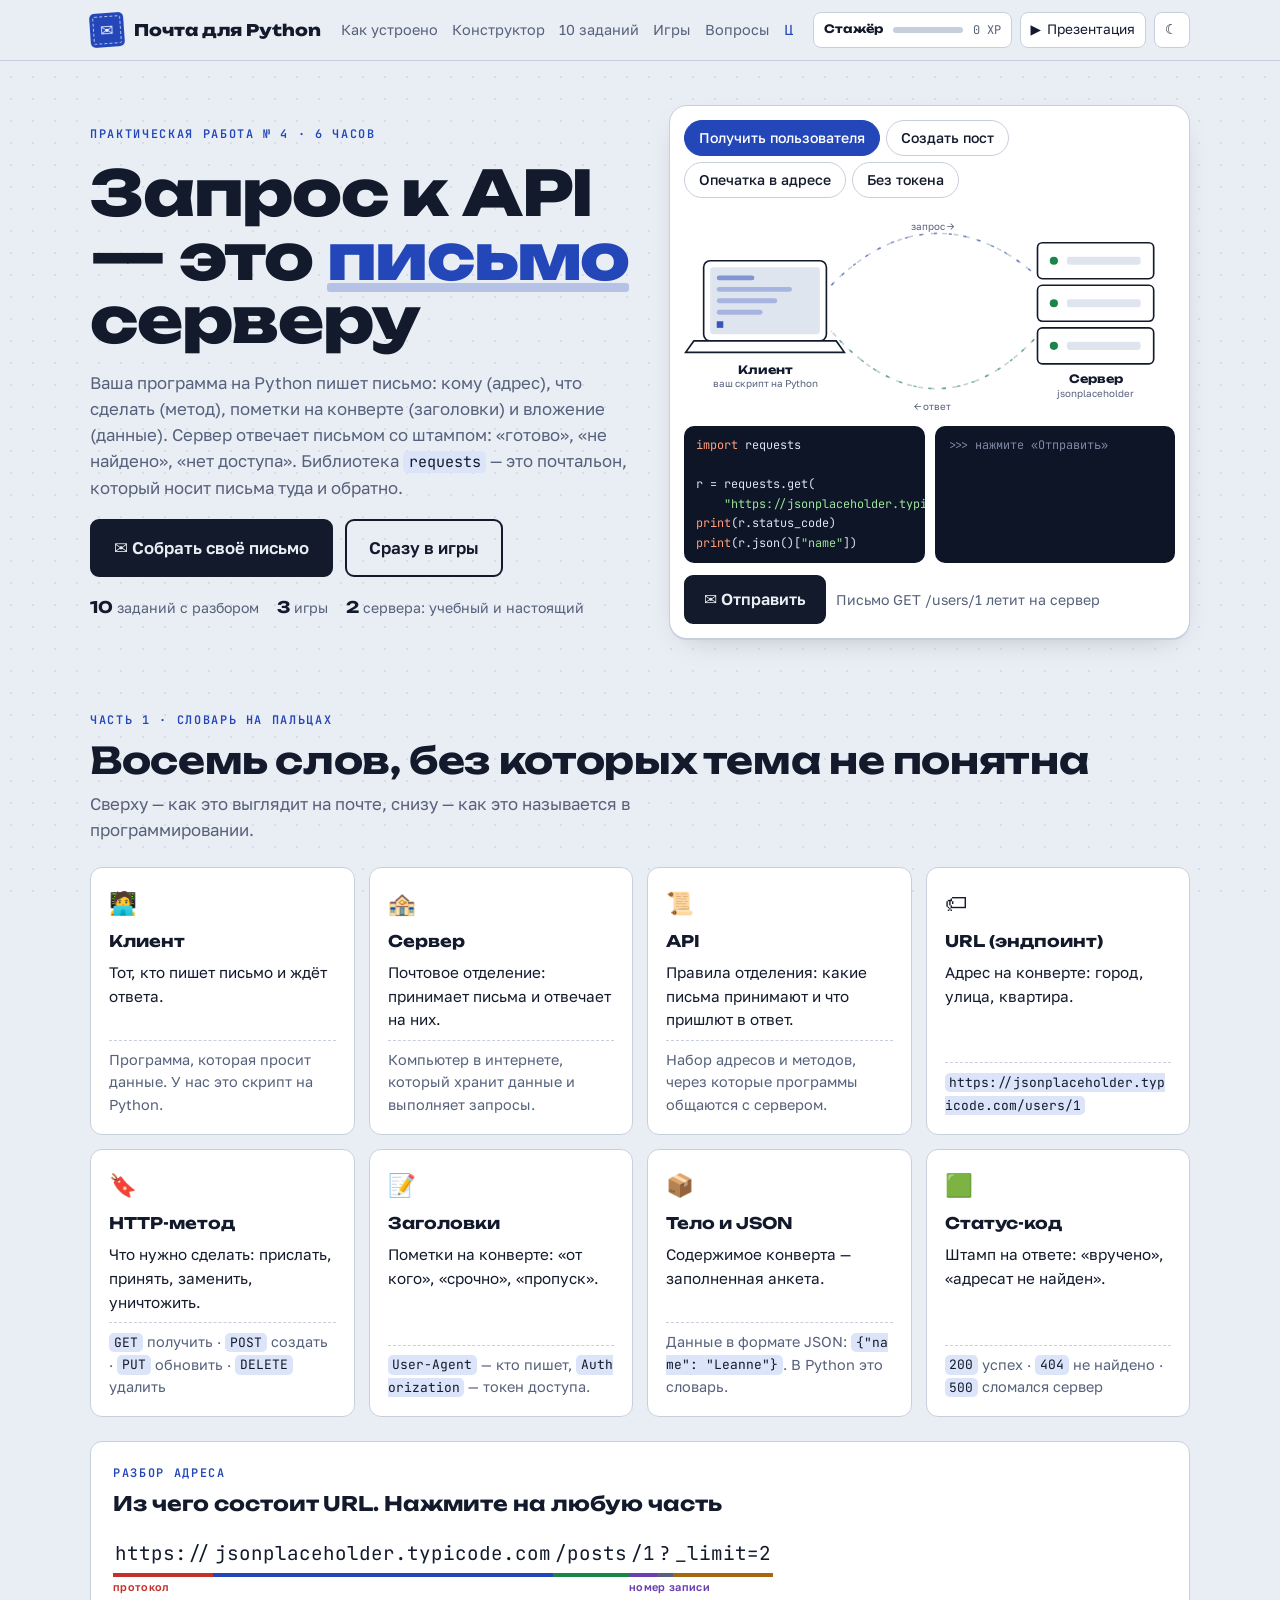
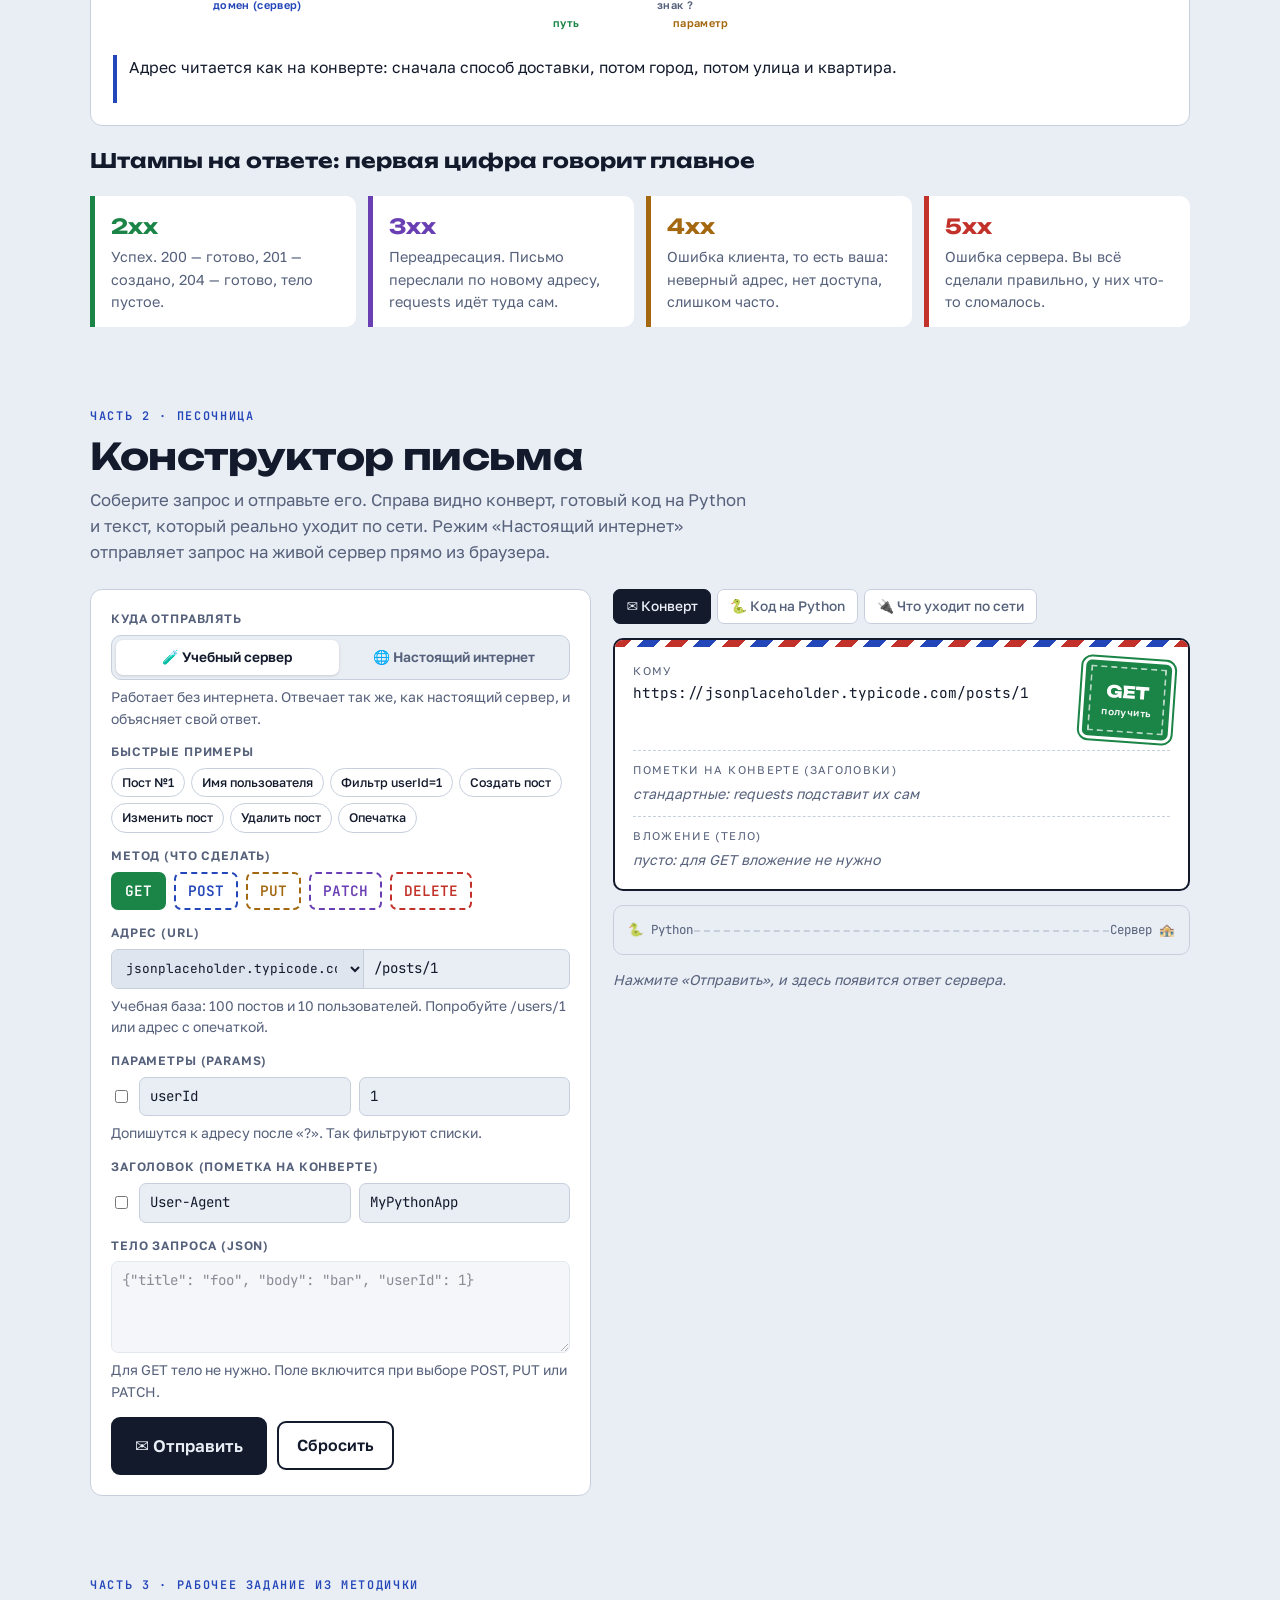
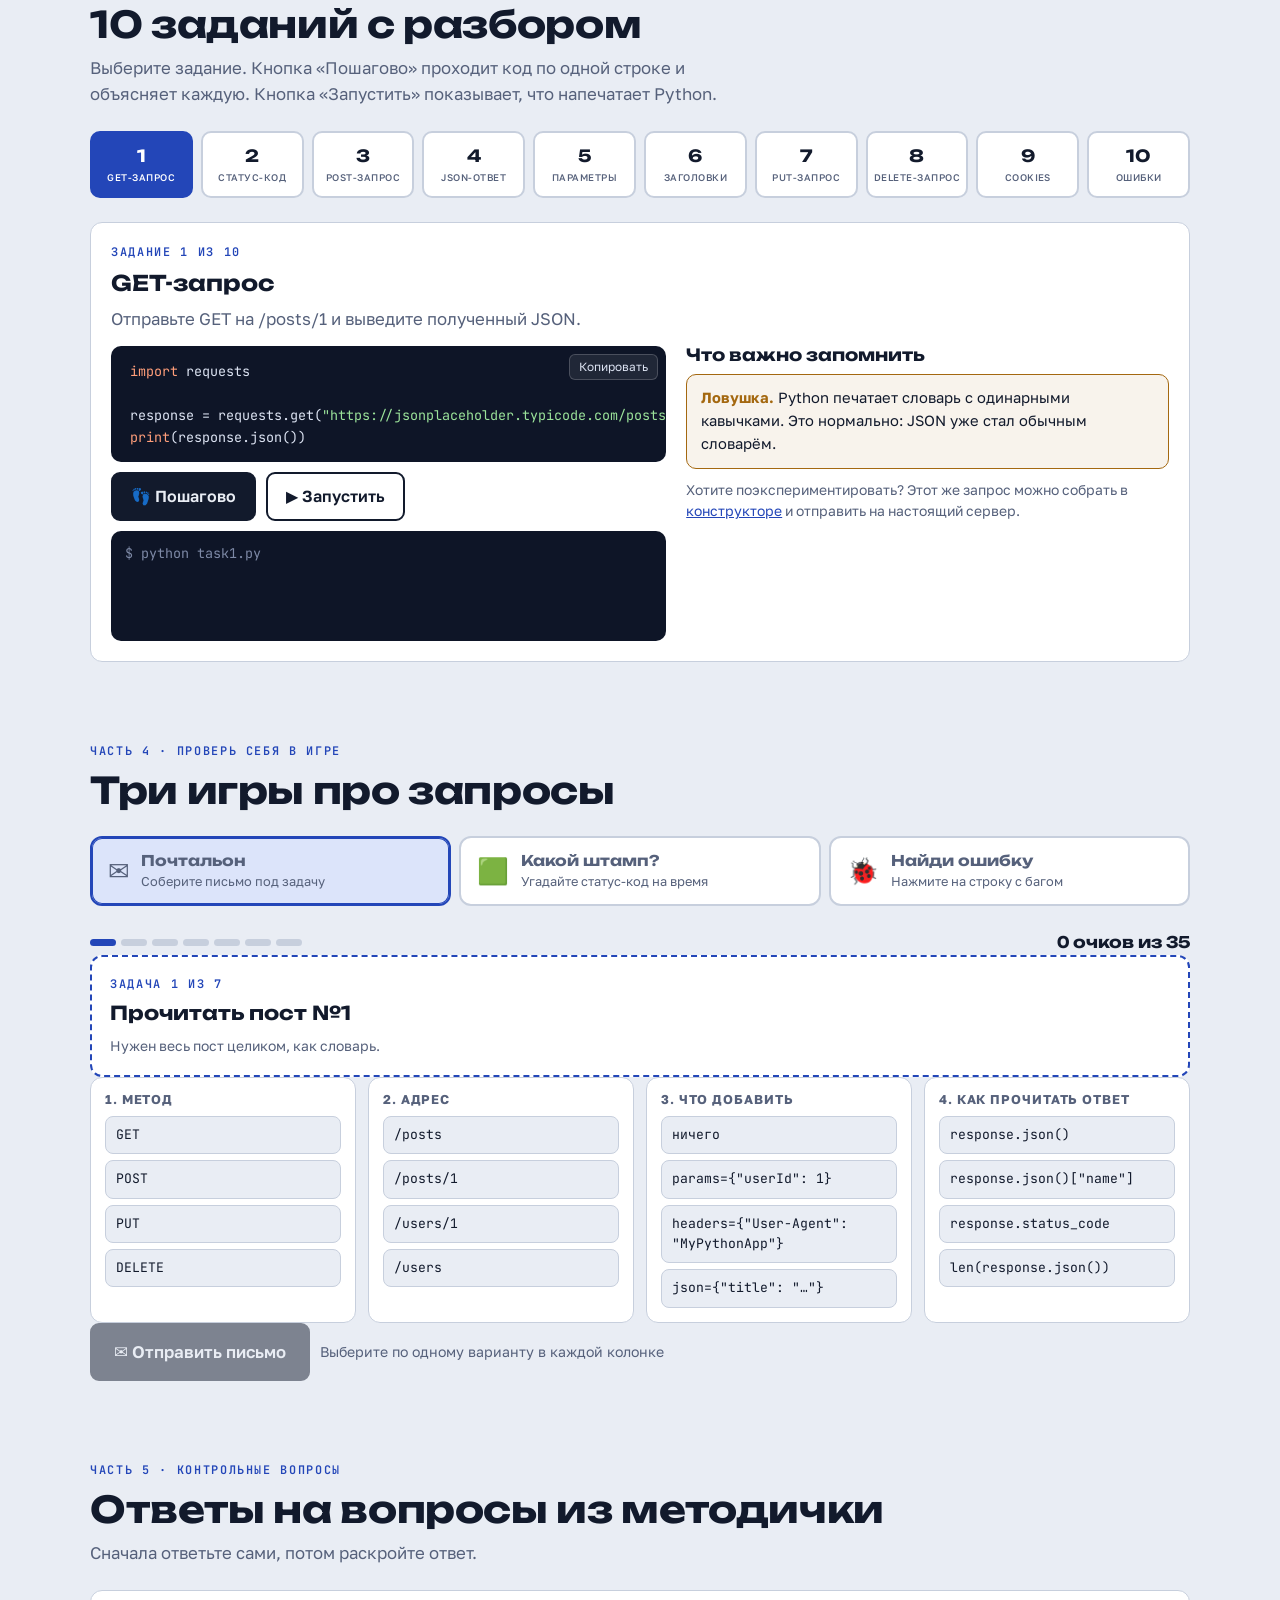
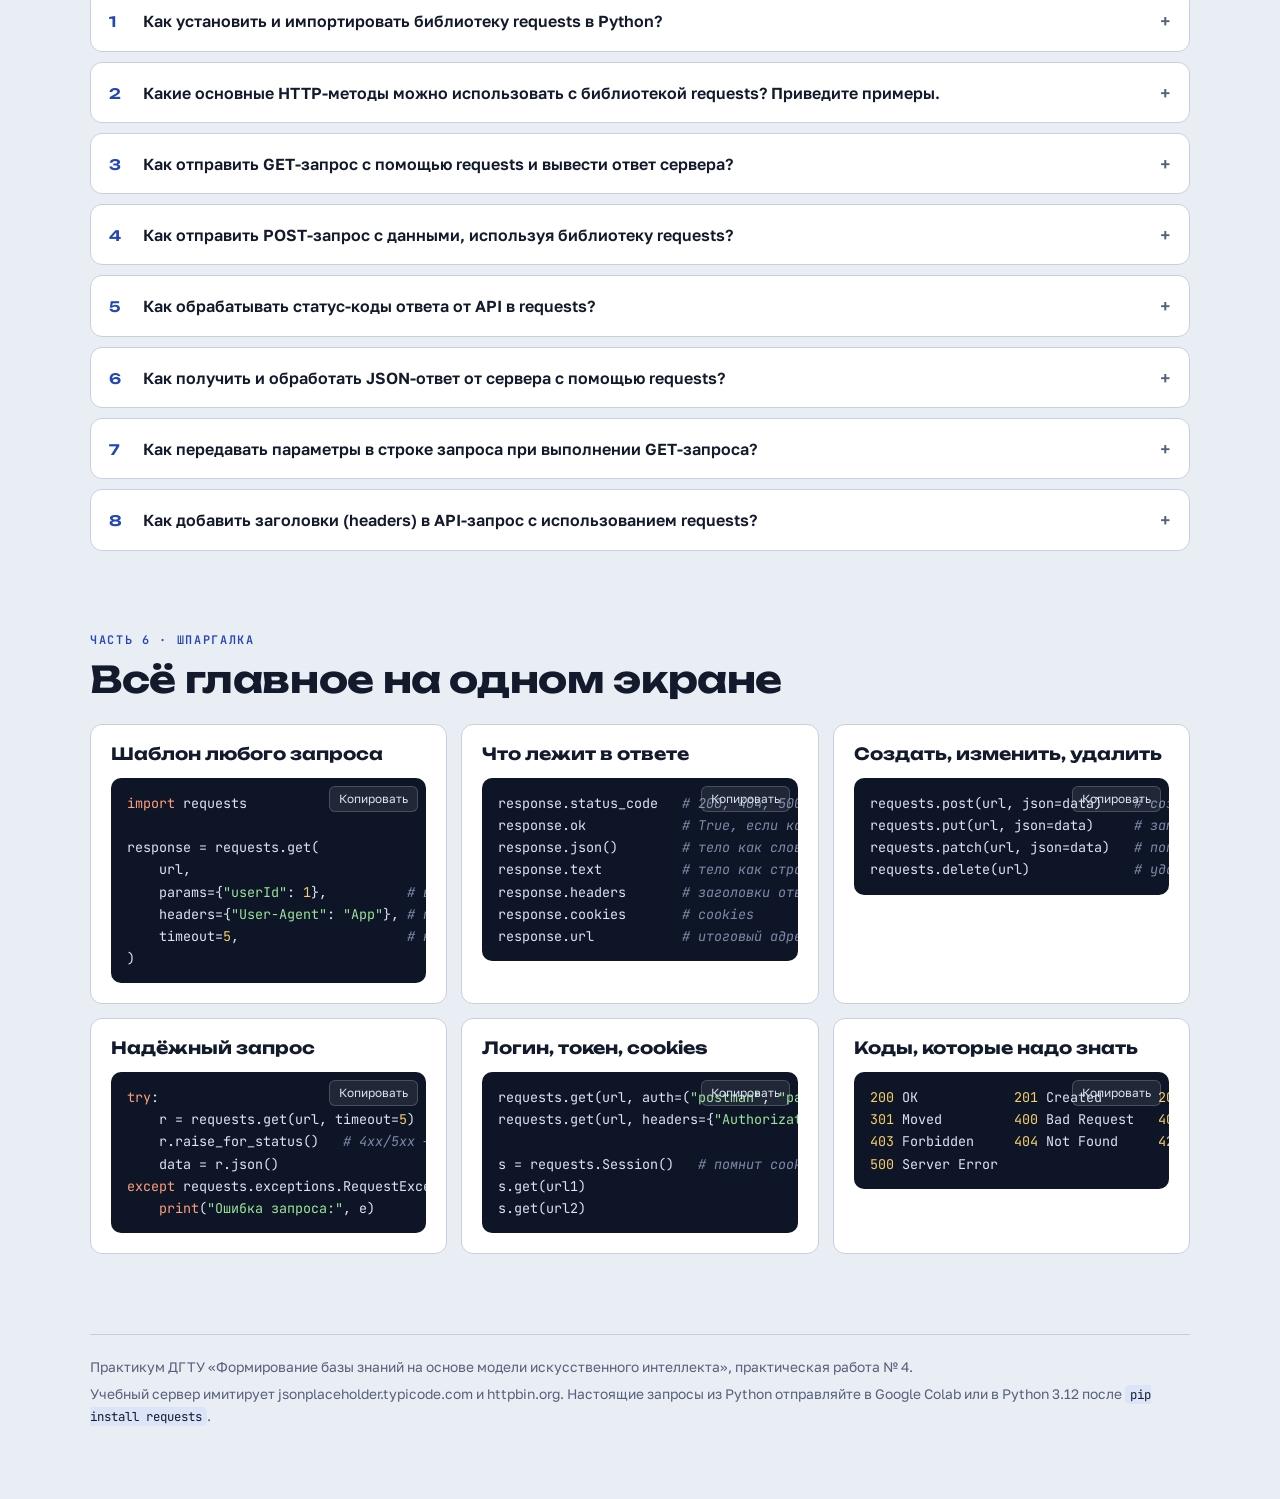
<file: index.html>
<!DOCTYPE html>
<html lang="ru">
<head>
<meta charset="utf-8">
<meta name="viewport" content="width=device-width, initial-scale=1, viewport-fit=cover">
<title>Почта для Python</title>
<meta name="description" content="Интерактивный тренажёр: API-запросы из Python и библиотека requests. Практическая работа № 4.">
<link rel="icon" href="data:image/svg+xml,%3Csvg xmlns='http://www.w3.org/2000/svg' viewBox='0 0 32 32'%3E%3Crect width='32' height='32' rx='6' fill='%232346B8'/%3E%3Cpath d='M6 10h20v13H6z' fill='none' stroke='white' stroke-width='2'/%3E%3Cpath d='M6 10l10 8 10-8' fill='none' stroke='white' stroke-width='2'/%3E%3C/svg%3E">
<link rel="preconnect" href="https://fonts.googleapis.com">
<link rel="preconnect" href="https://fonts.gstatic.com" crossorigin>
<link rel="stylesheet" href="https://fonts.googleapis.com/css2?family=Unbounded:wght@500;700;800&family=Golos+Text:wght@400;500;600;700&family=JetBrains+Mono:wght@400;600;700&display=swap">
<link rel="stylesheet" href="css/style.css">
<script>try{var t=localStorage.getItem("pp-theme");if(t)document.documentElement.setAttribute("data-theme",JSON.parse(t));}catch(e){}</script>
</head>
<body>

<header class="top">
  <div class="top-in">
    <a class="brand" href="#top"><span class="brand-stamp" aria-hidden="true">✉</span>Почта для Python</a>
    <nav aria-label="Разделы">
      <a href="#how">Как устроено</a>
      <a href="#builder">Конструктор</a>
      <a href="#tasks">10 заданий</a>
      <a href="#games">Игры</a>
      <a href="#faq">Вопросы</a>
      <a href="#cheat">Шпаргалка</a>
    </nav>
    <div class="top-tools">
      <div class="hud" id="hud">
        <button class="hud-btn" type="button" aria-expanded="false" aria-haspopup="true" title="Ваш прогресс">
          <span class="hud-lvl">Стажёр</span><span class="hud-bar"><i></i></span><span class="hud-xp">0 XP</span>
        </button>
        <div class="hud-pop" hidden>
          <h3>Ваш прогресс</h3>
          <p class="note hud-next"></p>
          <div class="badges"></div>
          <div class="badge-list"></div>
          <button class="btn ghost hud-reset" type="button" style="font-size:.8rem;padding:6px 12px">Сбросить прогресс</button>
        </div>
      </div>
      <a class="iconbtn" href="slides.html" title="Режим презентации для урока">▶<span class="pres-lbl"> Презентация</span></a>
      <button class="iconbtn" id="themeBtn" type="button" aria-label="Сменить тему">☾</button>
    </div>
  </div>
</header>

<main class="wrap" id="top">

  <!-- ===================== HERO ===================== -->
  <section class="hero" aria-labelledby="h1">
    <div class="hero-grid">
      <div class="hero-copy">
        <span class="eyebrow">Практическая работа № 4 · 6 часов</span>
        <h1 id="h1">Запрос к API — это <span class="hl">письмо</span> серверу</h1>
        <p class="lead">Ваша программа на Python пишет письмо: кому (адрес), что сделать (метод), пометки на конверте (заголовки) и вложение (данные). Сервер отвечает письмом со штампом: «готово», «не найдено», «нет доступа». Библиотека <code>requests</code> — это почтальон, который носит письма туда и обратно.</p>
        <div class="hero-cta">
          <a class="btn big" href="#builder">✉ Собрать своё письмо</a>
          <a class="btn ghost big" href="#games">Сразу в игры</a>
        </div>
        <div class="facts"><span><b>10</b>заданий с разбором</span><span><b>3</b>игры</span><span><b>2</b>сервера: учебный и настоящий</span></div>
      </div>

      <div class="scene" aria-label="Анимация: как запрос идёт на сервер и обратно">
        <div class="presets" role="group" aria-label="Выберите письмо">
          <button class="chip" type="button" data-p="0" aria-pressed="true">Получить пользователя</button>
          <button class="chip" type="button" data-p="1" aria-pressed="false">Создать пост</button>
          <button class="chip" type="button" data-p="2" aria-pressed="false">Опечатка в адресе</button>
          <button class="chip" type="button" data-p="3" aria-pressed="false">Без токена</button>
        </div>
        <svg viewBox="0 0 600 250" role="img" aria-labelledby="sceneTitle">
          <title id="sceneTitle">Клиент на Python отправляет запрос на сервер и получает ответ</title>
          <!-- дуги -->
          <path id="pathGo" class="svg-line" d="M180 92 C 260 10, 350 10, 428 78"/>
          <path class="svg-flow" d="M180 92 C 260 10, 350 10, 428 78"/>
          <path id="pathBack" class="svg-line" d="M428 158 C 350 240, 260 240, 180 148"/>
          <path class="svg-flow back" d="M428 158 C 350 240, 260 240, 180 148"/>
          <text class="svg-mut" x="304" y="24" text-anchor="middle">запрос →</text>
          <text class="svg-mut" x="304" y="244" text-anchor="middle">← ответ</text>
          <!-- ноутбук -->
          <rect class="svg-fill" x="24" y="62" width="150" height="98" rx="8"/>
          <rect class="svg-soft" x="32" y="70" width="134" height="82" rx="4"/>
          <rect class="svg-codeline" x="40" y="80" width="46" height="6" rx="3"/>
          <rect class="svg-codeline" x="40" y="94" width="92" height="6" rx="3" style="opacity:.3"/>
          <rect class="svg-codeline" x="40" y="108" width="74" height="6" rx="3" style="opacity:.3"/>
          <rect class="svg-codeline" x="40" y="122" width="56" height="6" rx="3" style="opacity:.3"/>
          <rect id="cliCursor" class="svg-codeline" x="40" y="136" width="8" height="8" style="opacity:.9"/>
          <path class="svg-fill" d="M12 160 H186 L196 174 H2 Z"/>
          <text class="svg-lbl" x="99" y="200" text-anchor="middle">Клиент</text>
          <text class="svg-mut" x="99" y="216" text-anchor="middle">ваш скрипт на Python</text>
          <!-- сервер -->
          <g>
            <rect class="svg-fill" x="432" y="40" width="142" height="44" rx="6"/>
            <rect class="svg-fill" x="432" y="92" width="142" height="44" rx="6"/>
            <rect class="svg-fill" x="432" y="144" width="142" height="44" rx="6"/>
            <circle id="led1" class="svg-led on" cx="452" cy="62" r="5"/>
            <circle id="led2" class="svg-led on" cx="452" cy="114" r="5"/>
            <circle id="led3" class="svg-led on" cx="452" cy="166" r="5"/>
            <rect class="svg-soft" x="468" y="57" width="90" height="10" rx="3"/>
            <rect class="svg-soft" x="468" y="109" width="90" height="10" rx="3"/>
            <rect class="svg-soft" x="468" y="161" width="90" height="10" rx="3"/>
          </g>
          <text class="svg-lbl" x="503" y="212" text-anchor="middle">Сервер</text>
          <text id="srvName" class="svg-mut" x="503" y="228" text-anchor="middle">jsonplaceholder</text>
          <!-- конверт -->
          <g id="svgEnv" transform="translate(180 92)" style="opacity:0">
            <rect class="svg-fill" x="-24" y="-16" width="48" height="32" rx="3"/>
            <polyline class="svg-ink" points="-24,-16 0,3 24,-16"/>
            <rect id="svgTag" x="-24" y="-38" width="48" height="18" rx="4" fill="var(--ok)"/>
            <text id="svgTagTxt" x="0" y="-25" text-anchor="middle" style="fill:#fff;font-family:var(--mono);font-size:11px;font-weight:700">GET</text>
          </g>
        </svg>
        <div class="scene-io">
          <pre class="code" id="heroCode"></pre>
          <div class="term-out" id="heroOut"><span class="prompt">&gt;&gt;&gt; нажмите «Отправить»</span></div>
        </div>
        <div class="row">
          <button class="btn" id="heroBtn" type="button">✉ Отправить</button>
          <span class="hint" id="heroHint">Сервер найдёт пользователя №1 и пришлёт его имя.</span>
        </div>
      </div>
    </div>
  </section>

  <!-- ===================== HOW ===================== -->
  <section id="how" aria-labelledby="how-h">
    <div class="sec-head">
      <span class="eyebrow">Часть 1 · Словарь на пальцах</span>
      <h2 id="how-h">Восемь слов, без которых тема не понятна</h2>
      <p class="lead">Сверху — как это выглядит на почте, снизу — как это называется в программировании.</p>
    </div>
    <div class="gloss">
      <div class="term"><div class="term-in"><span class="ico">🧑‍💻</span><b>Клиент</b><span class="life">Тот, кто пишет письмо и ждёт ответа.</span><span class="tech">Программа, которая просит данные. У нас это скрипт на Python.</span></div></div>
      <div class="term"><div class="term-in"><span class="ico">🏤</span><b>Сервер</b><span class="life">Почтовое отделение: принимает письма и отвечает на них.</span><span class="tech">Компьютер в интернете, который хранит данные и выполняет запросы.</span></div></div>
      <div class="term"><div class="term-in"><span class="ico">📜</span><b>API</b><span class="life">Правила отделения: какие письма принимают и что пришлют в ответ.</span><span class="tech">Набор адресов и методов, через которые программы общаются с сервером.</span></div></div>
      <div class="term"><div class="term-in"><span class="ico">🏷</span><b>URL (эндпоинт)</b><span class="life">Адрес на конверте: город, улица, квартира.</span><span class="tech"><code>https://jsonplaceholder.typicode.com/users/1</code></span></div></div>
      <div class="term"><div class="term-in"><span class="ico">🔖</span><b>HTTP-метод</b><span class="life">Что нужно сделать: прислать, принять, заменить, уничтожить.</span><span class="tech"><code>GET</code> получить · <code>POST</code> создать · <code>PUT</code> обновить · <code>DELETE</code> удалить</span></div></div>
      <div class="term"><div class="term-in"><span class="ico">📝</span><b>Заголовки</b><span class="life">Пометки на конверте: «от кого», «срочно», «пропуск».</span><span class="tech"><code>User-Agent</code> — кто пишет, <code>Authorization</code> — токен доступа.</span></div></div>
      <div class="term"><div class="term-in"><span class="ico">📦</span><b>Тело и JSON</b><span class="life">Содержимое конверта — заполненная анкета.</span><span class="tech">Данные в формате JSON: <code>{"name": "Leanne"}</code>. В Python это словарь.</span></div></div>
      <div class="term"><div class="term-in"><span class="ico">🟩</span><b>Статус-код</b><span class="life">Штамп на ответе: «вручено», «адресат не найден».</span><span class="tech"><code>200</code> успех · <code>404</code> не найдено · <code>500</code> сломался сервер</span></div></div>
    </div>

    <div class="anatomy">
      <div class="sec-head"><span class="eyebrow">Разбор адреса</span><h3 style="font-size:1.25rem">Из чего состоит URL. Нажмите на любую часть</h3></div>
      <div class="url-parts" id="urlParts"></div>
      <div class="up-expl" id="upExpl">Адрес читается как на конверте: сначала способ доставки, потом город, потом улица и квартира.</div>
    </div>

    <div class="sec-head"><h3 style="font-size:1.25rem">Штампы на ответе: первая цифра говорит главное</h3></div>
    <div class="legend">
      <div class="lg" style="--c:var(--ok)"><b>2xx</b><p>Успех. 200 — готово, 201 — создано, 204 — готово, тело пустое.</p></div>
      <div class="lg" style="--c:var(--info)"><b>3xx</b><p>Переадресация. Письмо переслали по новому адресу, requests идёт туда сам.</p></div>
      <div class="lg" style="--c:var(--warn)"><b>4xx</b><p>Ошибка клиента, то есть ваша: неверный адрес, нет доступа, слишком часто.</p></div>
      <div class="lg" style="--c:var(--stamp)"><b>5xx</b><p>Ошибка сервера. Вы всё сделали правильно, у них что-то сломалось.</p></div>
    </div>
  </section>

  <!-- ===================== BUILDER ===================== -->
  <section id="builder" aria-labelledby="b-h">
    <div class="sec-head">
      <span class="eyebrow">Часть 2 · Песочница</span>
      <h2 id="b-h">Конструктор письма</h2>
      <p class="lead">Соберите запрос и отправьте его. Справа видно конверт, готовый код на Python и текст, который реально уходит по сети. Режим «Настоящий интернет» отправляет запрос на живой сервер прямо из браузера.</p>
    </div>
    <div class="builder">
      <div class="panel">
        <div class="field">
          <span class="lbl">Куда отправлять</span>
          <div class="switch" role="group" aria-label="Режим сервера">
            <button type="button" id="modeSim" aria-pressed="true">🧪 Учебный сервер</button>
            <button type="button" id="modeLive" aria-pressed="false">🌐 Настоящий интернет</button>
          </div>
          <span class="note" id="modeNote">Работает без интернета. Отвечает так же, как настоящий сервер, и объясняет свой ответ.</span>
        </div>
        <div class="field">
          <span class="lbl">Быстрые примеры</span>
          <div class="presets-b" id="bPresets"></div>
        </div>
        <div class="field">
          <span class="lbl" id="m-lbl">Метод (что сделать)</span>
          <div class="methods" role="group" aria-labelledby="m-lbl" id="methods"></div>
        </div>
        <div class="field">
          <label for="path">Адрес (URL)</label>
          <div class="urlbox">
            <select id="host" aria-label="Сервер"><option value="jp">jsonplaceholder.typicode.com</option><option value="hb">httpbin.org</option></select>
            <input type="text" id="path" value="/posts/1" list="paths" aria-label="Путь" spellcheck="false">
          </div>
          <datalist id="paths"></datalist>
          <span class="note" id="hostNote"></span>
        </div>
        <div class="field">
          <span class="lbl">Параметры (params)</span>
          <div class="kv">
            <input type="checkbox" id="pOn" aria-label="Включить параметр">
            <input type="text" id="pKey" value="userId" aria-label="Имя параметра">
            <input type="text" id="pVal" value="1" aria-label="Значение параметра">
          </div>
          <span class="note">Допишутся к адресу после «?». Так фильтруют списки.</span>
        </div>
        <div class="field">
          <span class="lbl">Заголовок (пометка на конверте)</span>
          <div class="kv">
            <input type="checkbox" id="hOn" aria-label="Включить заголовок">
            <input type="text" id="hKey" value="User-Agent" aria-label="Имя заголовка">
            <input type="text" id="hVal" value="MyPythonApp" aria-label="Значение заголовка">
          </div>
        </div>
        <div class="field">
          <label for="body">Тело запроса (JSON)</label>
          <textarea id="body" spellcheck="false">{"title": "foo", "body": "bar", "userId": 1}</textarea>
          <span class="note" id="bodyNote"></span>
        </div>
        <div class="row">
          <button class="btn big" type="button" id="sendBtn">✉ Отправить</button>
          <button class="btn ghost" type="button" id="resetBtn">Сбросить</button>
        </div>
      </div>

      <div class="views">
        <div class="tabs" role="tablist" aria-label="Вид запроса">
          <button class="tab" role="tab" aria-selected="true" data-view="env" type="button">✉ Конверт</button>
          <button class="tab" role="tab" aria-selected="false" data-view="py" type="button">🐍 Код на Python</button>
          <button class="tab" role="tab" aria-selected="false" data-view="raw" type="button">🔌 Что уходит по сети</button>
        </div>
        <div id="view-env"></div>
        <div id="view-py" hidden><div class="code-wrap"><pre class="code" id="pyCode"></pre><button class="copy" type="button" data-copy="pyCode">Копировать</button></div></div>
        <div id="view-raw" hidden><pre class="code" id="rawCode"></pre><p class="note" style="margin-top:8px">Это настоящий формат HTTP: первая строка — метод и адрес, дальше заголовки, после пустой строки тело. requests собирает этот текст за вас.</p></div>
        <div class="flight" id="flight" aria-hidden="true"><span>🐍 Python</span><span class="dot" id="flightDot">✉</span><span>Сервер 🏤</span></div>
        <div id="respBox"><p class="empty">Нажмите «Отправить», и здесь появится ответ сервера.</p></div>
      </div>
    </div>
  </section>

  <!-- ===================== TASKS ===================== -->
  <section id="tasks" aria-labelledby="t-h">
    <div class="sec-head">
      <span class="eyebrow">Часть 3 · Рабочее задание из методички</span>
      <h2 id="t-h">10 заданий с разбором</h2>
      <p class="lead">Выберите задание. Кнопка «Пошагово» проходит код по одной строке и объясняет каждую. Кнопка «Запустить» показывает, что напечатает Python.</p>
    </div>
    <div class="tasklist" role="tablist" aria-label="Задания" id="taskList"></div>
    <div class="panel" id="taskPanel"></div>
  </section>

  <!-- ===================== GAMES ===================== -->
  <section id="games" aria-labelledby="g-h">
    <div class="sec-head">
      <span class="eyebrow">Часть 4 · Проверь себя в игре</span>
      <h2 id="g-h">Три игры про запросы</h2>
    </div>
    <div class="game-tabs" role="tablist" aria-label="Игры">
      <button class="game-tab" role="tab" type="button" data-g="letter" aria-selected="true"><span class="gi">✉</span><span><b>Почтальон</b><span>Соберите письмо под задачу</span></span></button>
      <button class="game-tab" role="tab" type="button" data-g="codes" aria-selected="false"><span class="gi">🟩</span><span><b>Какой штамп?</b><span>Угадайте статус-код на время</span></span></button>
      <button class="game-tab" role="tab" type="button" data-g="bugs" aria-selected="false"><span class="gi">🐞</span><span><b>Найди ошибку</b><span>Нажмите на строку с багом</span></span></button>
    </div>
    <div id="game-letter"></div>
    <div id="game-codes" hidden></div>
    <div id="game-bugs" hidden></div>
  </section>

  <!-- ===================== FAQ ===================== -->
  <section id="faq" aria-labelledby="f-h">
    <div class="sec-head">
      <span class="eyebrow">Часть 5 · Контрольные вопросы</span>
      <h2 id="f-h">Ответы на вопросы из методички</h2>
      <p class="lead">Сначала ответьте сами, потом раскройте ответ.</p>
    </div>
    <div class="faq" id="faqList"></div>
  </section>

  <!-- ===================== CHEAT ===================== -->
  <section id="cheat" aria-labelledby="ch-h">
    <div class="sec-head">
      <span class="eyebrow">Часть 6 · Шпаргалка</span>
      <h2 id="ch-h">Всё главное на одном экране</h2>
    </div>
    <div class="cheat" id="cheatList"></div>
  </section>

  <footer class="footer">
    <span>Практикум ДГТУ «Формирование базы знаний на основе модели искусственного интеллекта», практическая работа № 4.</span>
    <span>Учебный сервер имитирует jsonplaceholder.typicode.com и httpbin.org. Настоящие запросы из Python отправляйте в Google Colab или в Python 3.12 после <code>pip install requests</code>.</span>
  </footer>
</main>

<script src="js/core.js"></script>
<script src="js/app.js"></script>
<script src="js/games.js"></script>
</body>
</html>
</file>
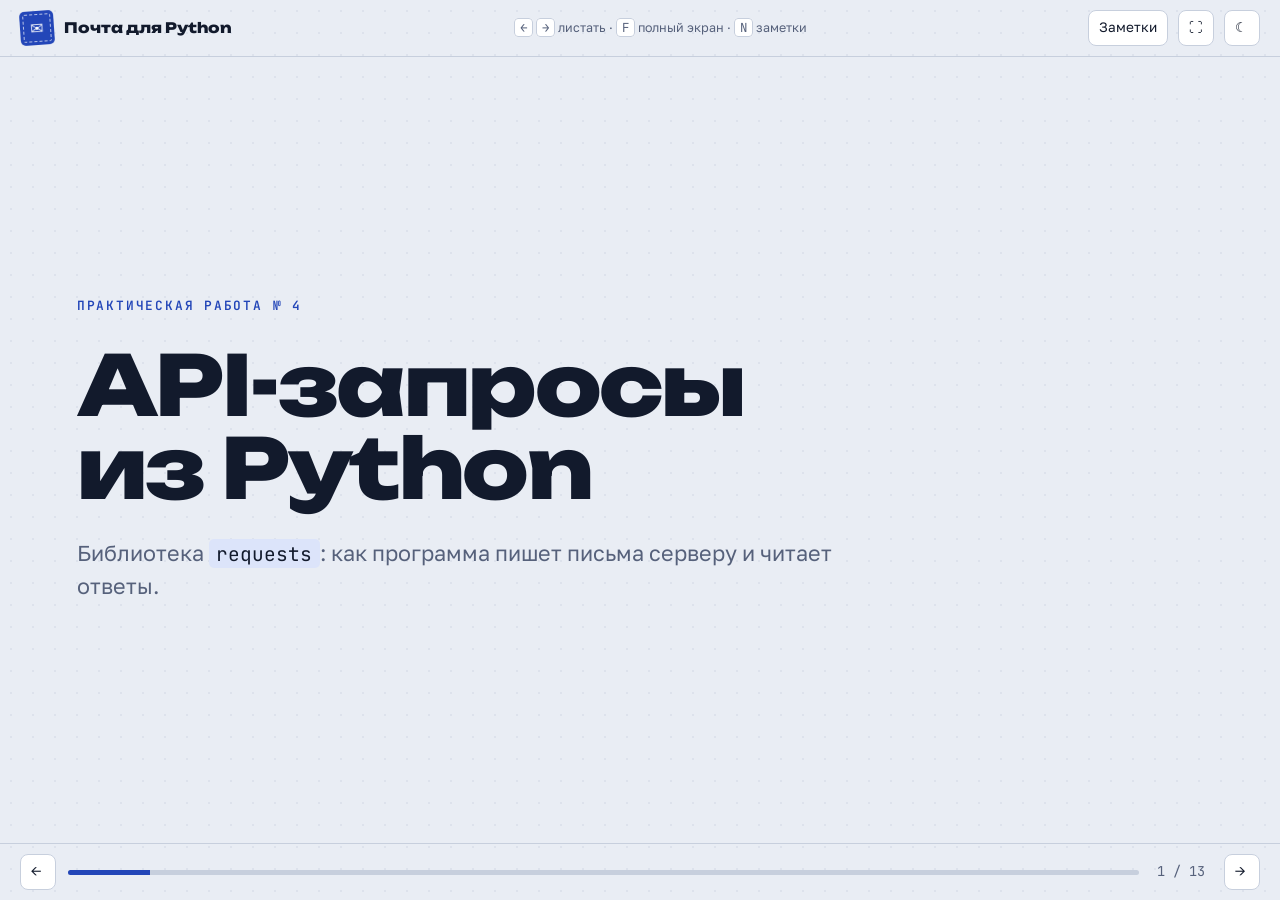
<file: slides.html>
<!DOCTYPE html>
<html lang="ru">
<head>
<meta charset="utf-8">
<meta name="viewport" content="width=device-width, initial-scale=1, viewport-fit=cover">
<title>Почта для Python · презентация</title>
<link rel="icon" href="data:image/svg+xml,%3Csvg xmlns='http://www.w3.org/2000/svg' viewBox='0 0 32 32'%3E%3Crect width='32' height='32' rx='6' fill='%232346B8'/%3E%3Cpath d='M6 10h20v13H6z' fill='none' stroke='white' stroke-width='2'/%3E%3Cpath d='M6 10l10 8 10-8' fill='none' stroke='white' stroke-width='2'/%3E%3C/svg%3E">
<link rel="preconnect" href="https://fonts.googleapis.com">
<link rel="preconnect" href="https://fonts.gstatic.com" crossorigin>
<link rel="stylesheet" href="https://fonts.googleapis.com/css2?family=Unbounded:wght@500;700;800&family=Golos+Text:wght@400;500;600;700&family=JetBrains+Mono:wght@400;600;700&display=swap">
<link rel="stylesheet" href="css/style.css">
<link rel="stylesheet" href="css/slides.css">
<script>try{var t=localStorage.getItem("pp-theme");if(t)document.documentElement.setAttribute("data-theme",JSON.parse(t));}catch(e){}</script>
</head>
<body class="deck">

<div class="deck-top">
  <a class="brand" href="index.html"><span class="brand-stamp" aria-hidden="true">✉</span>Почта для Python</a>
  <span class="keys"><kbd>←</kbd> <kbd>→</kbd> листать · <kbd>F</kbd> полный экран · <kbd>N</kbd> заметки</span>
  <div class="row">
    <button class="iconbtn" id="notesBtn" type="button">Заметки</button>
    <button class="iconbtn" id="fsBtn" type="button">⛶</button>
    <button class="iconbtn" id="themeBtn" type="button" aria-label="Сменить тему">☾</button>
  </div>
</div>

<div class="deck-stage" id="stage">

  <section class="slide" data-notes="Начните с вопроса классу: откуда приложение погоды на телефоне знает температуру? Ответ: оно отправляет запрос на сервер. Сегодня научимся делать это из Python.">
    <span class="kicker">Практическая работа № 4</span>
    <h1>API-запросы из Python</h1>
    <p class="lead">Библиотека <code>requests</code>: как программа пишет письма серверу и читает ответы.</p>
  </section>

  <section class="slide" data-notes="Приведите примеры из жизни класса: погода, карты, курс валют, GigaChat. Везде одна схема: программа просит — сервер отвечает.">
    <span class="kicker">Зачем это нужно</span>
    <h2>Программы постоянно переписываются друг с другом</h2>
    <div class="big-list">
      <div class="big-item frag"><b>🌦 Погода</b><span>Приложение спрашивает сервер: «какая погода в Ростове?»</span></div>
      <div class="big-item frag"><b>🗺 Карты</b><span>«Как проехать от дома до ДГТУ?»</span></div>
      <div class="big-item frag"><b>💱 Курсы валют</b><span>«Сколько сегодня стоит доллар?»</span></div>
      <div class="big-item frag"><b>🤖 GigaChat</b><span>«Ответь на вопрос». Это следующая, пятая работа.</span></div>
    </div>
  </section>

  <section class="slide" data-notes="Главная метафора урока. Клиент — тот, кто пишет. Сервер — почтовое отделение. requests — почтальон. Повторяйте эту метафору на каждом следующем слайде.">
    <span class="kicker">Клиент-серверная архитектура</span>
    <h2>Запрос — это письмо, ответ — письмо обратно</h2>
    <div class="flow">
      <div class="box frag">🧑‍💻 Клиент<small>ваш код на Python</small></div>
      <span class="arr frag">— ✉ запрос →</span>
      <div class="box frag">🏤 Сервер<small>хранит данные</small></div>
      <span class="arr frag">← ответ 200 ✉ —</span>
    </div>
    <p class="lead frag">Библиотека <code>requests</code> — это почтальон: носит письма туда и обратно.</p>
  </section>

  <section class="slide" data-notes="Нажимайте на части адреса, чтобы объяснить каждую. Аналогия: протокол — способ доставки, домен — город и отделение, путь — улица, номер — квартира, параметры — пометка «только первые две».">
    <span class="kicker">Адрес на конверте</span>
    <h2>Из чего состоит URL</h2>
    <div class="url-parts" id="sUrl"></div>
    <div class="up-expl" id="sUrlExpl">Нажмите на часть адреса.</div>
  </section>

  <section class="slide" data-notes="Четыре главных метода — четыре штампа. Спросите класс: каким методом отправить сообщение в чат? (POST). Каким удалить? (DELETE).">
    <span class="kicker">HTTP-методы</span>
    <h2>Что сделать с письмом: четыре штампа</h2>
    <div class="stamp-row">
      <div class="stamp frag" style="--mc:var(--ok)"><div>GET<small>получить</small></div></div>
      <div class="stamp frag" style="--mc:var(--accent)"><div>POST<small>создать</small></div></div>
      <div class="stamp frag" style="--mc:var(--warn)"><div>PUT<small>заменить</small></div></div>
      <div class="stamp frag" style="--mc:var(--stamp)"><div>DELETE<small>удалить</small></div></div>
    </div>
    <p class="lead frag">GET читают, POST создают, PUT меняют, DELETE удаляют.</p>
  </section>

  <section class="slide" data-notes="Главное правило: первая цифра. 4xx — ошибся ты, 5xx — ошибся сервер. Спросите: кто виноват в 404? (клиент — опечатка в адресе).">
    <span class="kicker">Статус-коды</span>
    <h2>Штамп на ответе: смотрите на первую цифру</h2>
    <div class="legend">
      <div class="lg frag" style="--c:var(--ok)"><b>2xx</b><p>Успех. 200 OK, 201 Created.</p></div>
      <div class="lg frag" style="--c:var(--info)"><b>3xx</b><p>Переадресация на новый адрес.</p></div>
      <div class="lg frag" style="--c:var(--warn)"><b>4xx</b><p>Ошибка клиента: 404 не найдено, 401 нет доступа.</p></div>
      <div class="lg frag" style="--c:var(--stamp)"><b>5xx</b><p>Ошибка сервера: 500 — сломалось у них.</p></div>
    </div>
  </section>

  <section class="slide" data-notes="JSON выглядит почти как словарь Python. Отличия: в JSON только двойные кавычки, true/false/null вместо True/False/None. response.json() переводит одно в другое.">
    <span class="kicker">Формат данных</span>
    <h2>JSON — это словарь Python в виде текста</h2>
    <div class="two">
      <div class="frag"><p class="note">Приходит с сервера (JSON):</p><pre class="code" data-json>{
  "id": 1,
  "name": "Leanne Graham",
  "active": true,
  "phone": null
}</pre></div>
      <div class="frag"><p class="note">После response.json() (словарь):</p><pre class="code" data-py>{'id': 1,
 'name': 'Leanne Graham',
 'active': True,
 'phone': None}

user["name"]  # 'Leanne Graham'</pre></div>
    </div>
  </section>

  <section class="slide" data-notes="Первый живой пример. Покажите в Colab или на сайте в разделе «Конструктор». Три строки: подключить, отправить, прочитать.">
    <span class="kicker">Первый запрос</span>
    <h2>Три строки: подключить, отправить, прочитать</h2>
    <pre class="code" data-py>pip install requests          # один раз, в терминале

import requests

response = requests.get("https://jsonplaceholder.typicode.com/users/1")
print(response.status_code)   # 200
print(response.json()["name"])  # Leanne Graham</pre>
  </section>

  <section class="slide" data-notes="response — это всё письмо-ответ целиком. Чаще всего нужны status_code и json().">
    <span class="kicker">Что лежит в ответе</span>
    <h2>response — это конверт с ответом</h2>
    <pre class="code" data-py>response.status_code   # штамп: 200, 404, 500…
response.ok            # True, если код меньше 400
response.json()        # содержимое как словарь или список
response.text          # содержимое как простой текст
response.headers       # пометки на конверте ответа
response.url           # по какому адресу ходили</pre>
  </section>

  <section class="slide" data-notes="params — фильтр, дописывается после знака вопроса. headers — пометки на конверте, самый важный — Authorization с токеном, он нужен для GigaChat.">
    <span class="kicker">Параметры и заголовки</span>
    <h2>params уточняют запрос, headers подписывают конверт</h2>
    <div class="two">
      <div class="frag"><pre class="code" data-py># только посты пользователя 1
requests.get(url + "/posts",
             params={"userId": 1})
# → …/posts?userId=1</pre></div>
      <div class="frag"><pre class="code" data-py># пометки на конверте
headers = {
    "User-Agent": "MyPythonApp",
    "Authorization": "Bearer токен",
}
requests.get(url, headers=headers)</pre></div>
    </div>
  </section>

  <section class="slide" data-notes="Частая ошибка из методички: data= вместо json=. data отправляет форму, числа превращаются в строки. Для API используем json=.">
    <span class="kicker">Отправка данных</span>
    <h2>POST и PUT: данные едут во вложении</h2>
    <pre class="code" data-py>new_post = {"title": "foo", "body": "bar", "userId": 1}

r = requests.post(url + "/posts", json=new_post)   # создать → 201
r = requests.put(url + "/posts/1", json=new_post)  # заменить → 200
r = requests.delete(url + "/posts/1")              # удалить → 200

# json=  отправляет настоящий JSON  ✓
# data=  отправляет форму, userId станет строкой "1"</pre>
  </section>

  <section class="slide" data-notes="Ловушка: 404 сам по себе не ошибка для Python. Нужен raise_for_status(). timeout — чтобы программа не зависла навсегда.">
    <span class="kicker">Обработка ошибок</span>
    <h2>Письмо может потеряться — будьте готовы</h2>
    <pre class="code" data-py>try:
    r = requests.get(url + "/invalid-url", timeout=5)
    r.raise_for_status()      # 4xx / 5xx → исключение
    print(r.json())
except requests.exceptions.RequestException as e:
    print("Ошибка запроса:", e)</pre>
    <p class="lead frag">Без <code>raise_for_status()</code> код 404 ошибкой не считается, и <code>except</code> не сработает.</p>
  </section>

  <section class="slide" data-notes="Переход к практике. Откройте сайт и дайте классу 10–15 минут на конструктор и игры, потом задания из методички.">
    <span class="kicker">Практика</span>
    <h2>Теперь сами: откройте тренажёр</h2>
    <div class="big-list">
      <div class="big-item"><b>✉ Конструктор</b><span>Соберите письмо и отправьте на настоящий сервер.</span></div>
      <div class="big-item"><b>📚 10 заданий</b><span>Все задания методички с пошаговым разбором.</span></div>
      <div class="big-item"><b>🎮 3 игры</b><span>Почтальон, статус-коды и охота на баги.</span></div>
    </div>
    <div class="row"><a class="btn big" href="index.html#builder">Открыть тренажёр →</a></div>
  </section>

  <div class="notes" id="notes" hidden></div>
</div>

<div class="deck-bottom">
  <button class="iconbtn" id="prevBtn" type="button" aria-label="Назад">←</button>
  <div class="deck-bar"><i id="deckBar"></i></div>
  <span class="deck-count" id="deckCount">1 / 1</span>
  <button class="iconbtn" id="nextBtn" type="button" aria-label="Вперёд">→</button>
</div>

<script src="js/core.js"></script>
<script src="js/slides.js"></script>
</body>
</html>
</file>
<file: css/style.css>
/* Почта для Python — общий стиль.
   Метафора: запрос = письмо, ответ = письмо со штампом статуса.
   Раскладка: одна колонка «почтового отделения», каждый раздел — отдельное окно выдачи. */

:root{
  --paper:#E9EDF4; --paper-2:#DFE5EF; --sheet:#FFFFFF; --ink:#121A2C; --muted:#56617B; --line:#C7CFDD;
  --accent:#2346B8; --accent-2:#3B63E0; --accent-soft:#DCE4FA;
  --stamp:#C3322A; --ok:#1B8447; --warn:#A46810; --info:#6A3FB3;
  --code-bg:#0E1527; --code-fg:#DCE3F2; --code-muted:#7D89A6; --code-str:#9BE39A; --code-kw:#FF9E7A; --code-num:#F6CF6A; --code-key:#8FB6FF; --code-hl:#22335E;
  --display:"Unbounded","Arial Black",system-ui,sans-serif;
  --body:"Golos Text",system-ui,-apple-system,"Segoe UI",Roboto,sans-serif;
  --mono:"JetBrains Mono",ui-monospace,"Cascadia Mono",Consolas,monospace;
  --r:12px;
  --shadow:0 1px 0 var(--line),0 10px 30px -18px rgba(18,26,44,.35);
  color-scheme:light;
}
@media (prefers-color-scheme: dark){:root:not([data-theme="light"]){
  --paper:#0C111D; --paper-2:#111828; --sheet:#151D2F; --ink:#E6EBF5; --muted:#98A3BB; --line:#28324E;
  --accent:#7E9CFF; --accent-2:#A3B8FF; --accent-soft:#1E2A4F;
  --stamp:#FF6D63; --ok:#4FCB88; --warn:#EAB24E; --info:#BA95FF;
  --code-bg:#080D18; --code-hl:#1C2B52;
  --shadow:0 1px 0 var(--line),0 12px 32px -18px rgba(0,0,0,.8);
  color-scheme:dark;}}
:root[data-theme="dark"]{
  --paper:#0C111D; --paper-2:#111828; --sheet:#151D2F; --ink:#E6EBF5; --muted:#98A3BB; --line:#28324E;
  --accent:#7E9CFF; --accent-2:#A3B8FF; --accent-soft:#1E2A4F;
  --stamp:#FF6D63; --ok:#4FCB88; --warn:#EAB24E; --info:#BA95FF;
  --code-bg:#080D18; --code-hl:#1C2B52;
  --shadow:0 1px 0 var(--line),0 12px 32px -18px rgba(0,0,0,.8);
  color-scheme:dark;}

*{box-sizing:border-box}
html{scroll-behavior:smooth;scroll-padding-top:80px}
body{margin:0;background:var(--paper);color:var(--ink);font-family:var(--body);font-size:16px;line-height:1.55;-webkit-font-smoothing:antialiased}
body::before{content:"";position:fixed;inset:0;pointer-events:none;z-index:-1;
  background-image:radial-gradient(var(--line) 1px,transparent 1px);background-size:22px 22px;opacity:.55}
img{max-width:100%}
[hidden]{display:none!important}
.wrap{max-width:1140px;margin:0 auto;padding-inline:20px;padding-block:0 72px}
h1,h2,h3{font-family:var(--display);text-wrap:balance;margin:0;line-height:1.12}
h2{font-size:clamp(1.5rem,3.4vw,2.3rem);font-weight:700;letter-spacing:-.01em}
h3{font-size:1.05rem;font-weight:700}
p{margin:0}
a{color:var(--accent)}
.lead{max-width:66ch;color:var(--muted);font-size:1.05rem}
code,.mono{font-family:var(--mono);font-size:.9em}
:not(pre)>code{background:var(--accent-soft);color:var(--ink);padding:.08em .38em;border-radius:5px}
button{font:inherit;cursor:pointer;color:inherit}
:focus-visible{outline:3px solid var(--accent);outline-offset:2px}
.eyebrow{font-family:var(--mono);font-size:.74rem;letter-spacing:.14em;text-transform:uppercase;color:var(--accent);font-weight:600}
.note{font-size:.87rem;color:var(--muted)}
.hint{font-size:.88rem;color:var(--muted)}
.row{display:flex;flex-wrap:wrap;gap:10px;align-items:center}

/* ============ header ============ */
.top{position:sticky;top:env(safe-area-inset-top,0px);z-index:30;background:color-mix(in srgb,var(--paper) 88%,transparent);backdrop-filter:blur(10px);-webkit-backdrop-filter:blur(10px);border-bottom:1px solid var(--line)}
.top-in{max-width:1140px;margin:0 auto;padding-inline:20px;padding-block:12px;display:flex;flex-wrap:wrap;align-items:center;gap:10px 20px}
.brand{font-family:var(--display);font-weight:800;font-size:1rem;display:flex;align-items:center;gap:10px;text-decoration:none;color:var(--ink)}
.brand-stamp{width:34px;height:34px;display:grid;place-items:center;background:var(--accent);color:#fff;font-size:1rem;border-radius:5px;outline:1.5px dashed #ffffffaa;outline-offset:-4px;transform:rotate(-4deg)}
.top nav{display:flex;flex-wrap:nowrap;gap:14px;font-size:.9rem;flex:1;min-width:0;overflow-x:auto;scrollbar-width:none;white-space:nowrap}
.top nav::-webkit-scrollbar{display:none}
.top nav a{color:var(--muted);text-decoration:none;padding:4px 0}
.top nav a:hover,.top nav a.on{color:var(--accent)}
.top-tools{display:flex;gap:8px;align-items:center}
.iconbtn{border:1px solid var(--line);background:var(--sheet);border-radius:8px;height:36px;min-width:36px;padding:0 10px;display:inline-flex;align-items:center;gap:6px;font-size:.85rem;text-decoration:none;color:var(--ink)}
.iconbtn:hover{border-color:var(--accent)}

/* XP HUD */
.hud{position:relative}
.hud-btn{border:1px solid var(--line);background:var(--sheet);border-radius:8px;padding:4px 10px;display:flex;align-items:center;gap:10px;height:36px}
.hud-lvl{font-family:var(--display);font-size:.72rem;font-weight:700;white-space:nowrap}
.hud-bar{width:70px;height:6px;border-radius:3px;background:var(--line);overflow:hidden}
.hud-bar i{display:block;height:100%;background:linear-gradient(90deg,var(--accent),var(--ok));width:0;transition:width .6s}
.hud-xp{font-family:var(--mono);font-size:.75rem;color:var(--muted);font-variant-numeric:tabular-nums}
.hud-pop{position:absolute;right:0;top:44px;width:min(340px,calc(100vw - 32px));background:var(--sheet);border:1px solid var(--line);border-radius:var(--r);box-shadow:var(--shadow);padding:16px;display:flex;flex-direction:column;gap:12px;z-index:40}
.badges{display:grid;grid-template-columns:repeat(4,1fr);gap:8px}
.badge{aspect-ratio:1;border:2px dashed var(--line);border-radius:10px;display:grid;place-items:center;font-size:1.3rem;filter:grayscale(1);opacity:.4;position:relative}
.badge.got{border-style:solid;border-color:var(--accent);filter:none;opacity:1;background:var(--accent-soft)}
.badge-list{font-size:.82rem;display:flex;flex-direction:column;gap:4px;max-height:180px;overflow:auto}
.badge-list .got{color:var(--ink)}.badge-list span{color:var(--muted)}

/* ============ layout ============ */
section{padding-block:72px 8px;display:flex;flex-direction:column;gap:24px}
.sec-head{display:flex;flex-direction:column;gap:10px}
.sec-head .num{font-family:var(--display);font-size:.8rem;color:var(--muted)}
.panel{background:var(--sheet);border:1px solid var(--line);border-radius:var(--r);padding:20px;display:flex;flex-direction:column;gap:14px;min-width:0}

/* buttons */
.btn{border:2px solid var(--ink);background:var(--ink);color:var(--paper);border-radius:9px;padding:10px 18px;font-weight:600;display:inline-flex;gap:8px;align-items:center;text-decoration:none;transition:transform .12s,background .15s,border-color .15s}
.btn:hover{background:var(--accent);border-color:var(--accent);color:#fff}
.btn:active{transform:translateY(1px)}
.btn.ghost{background:transparent;color:var(--ink)}
.btn.ghost:hover{background:var(--accent-soft);border-color:var(--accent);color:var(--ink)}
.btn.big{padding:14px 22px;font-size:1.05rem}
.btn:disabled{opacity:.5;cursor:default;transform:none}
.chip{border:1.5px solid var(--line);background:var(--sheet);border-radius:999px;padding:6px 14px;font-size:.88rem;font-weight:500}
.chip[aria-pressed="true"]{border-color:var(--accent);background:var(--accent);color:#fff}

/* ============ code ============ */
pre.code{background:var(--code-bg);color:var(--code-fg);font-family:var(--mono);font-size:.84rem;line-height:1.65;padding:14px 16px;border-radius:10px;overflow-x:auto;margin:0;white-space:pre;tab-size:4}
.tk-c{color:var(--code-muted);font-style:italic}.tk-s{color:var(--code-str)}.tk-k{color:var(--code-kw)}.tk-n{color:var(--code-num)}.tk-key{color:var(--code-key)}
.code-wrap{position:relative;min-width:0}
.copy{position:absolute;top:8px;right:8px;background:#ffffff14;color:var(--code-fg);border:1px solid #ffffff30;border-radius:6px;font-size:.74rem;padding:3px 9px;z-index:2}
.copy:hover{background:#ffffff30}
pre.code .ln{display:block;margin:0 -16px;padding:0 16px;border-left:3px solid transparent;transition:background .25s}
pre.code .ln.hl{background:var(--code-hl);border-left-color:var(--code-num)}
pre.code .ln.dim{opacity:.4}
pre.code .ln.click{cursor:pointer}
pre.code .ln.click:hover{background:#ffffff10}
pre.code .ln.bad{background:color-mix(in srgb,var(--stamp) 35%,transparent);border-left-color:var(--stamp)}
pre.code .ln.good{background:color-mix(in srgb,var(--ok) 35%,transparent);border-left-color:var(--ok)}
.term-out{background:var(--code-bg);color:var(--code-fg);border-radius:10px;font-family:var(--mono);font-size:.84rem;padding:12px 14px;min-height:110px;white-space:pre-wrap;word-break:break-word}
.term-out .prompt{color:var(--code-muted)}
.term-out .err{color:#FF8A80}
.caret::after{content:"▋";animation:blink 1s steps(1) infinite;color:var(--code-num)}
@keyframes blink{50%{opacity:0}}

/* ============ hero ============ */
.hero{padding-block:44px 0;gap:26px}
.hero-grid{display:grid;grid-template-columns:minmax(0,1.05fr) minmax(0,1fr);gap:32px;align-items:center}
@media (max-width:900px){.hero-grid{grid-template-columns:1fr}}
.hero h1{font-size:clamp(2.1rem,5.4vw,3.9rem);font-weight:800;letter-spacing:-.02em;line-height:1.02}
.hero h1 .hl{color:var(--accent);position:relative;white-space:nowrap}
.hero h1 .hl::after{content:"";position:absolute;left:0;right:0;bottom:.05em;height:.14em;background:var(--accent);opacity:.25;border-radius:3px}
.hero-copy{display:flex;flex-direction:column;gap:18px}
.hero-cta{display:flex;flex-wrap:wrap;gap:12px}
.facts{display:flex;flex-wrap:wrap;gap:8px 18px;font-size:.88rem;color:var(--muted)}
.facts b{color:var(--ink);font-family:var(--display);font-size:1rem;margin-right:4px}

.scene{background:var(--sheet);border:1px solid var(--line);border-radius:18px;box-shadow:var(--shadow);padding:14px;display:flex;flex-direction:column;gap:12px;min-width:0}
.scene svg{width:100%;height:auto;display:block}
.scene .presets{display:flex;flex-wrap:wrap;gap:6px}
.scene-io{display:grid;grid-template-columns:minmax(0,1fr) minmax(0,1fr);gap:10px}
@media (max-width:520px){.scene-io{grid-template-columns:1fr}}
.scene-io pre.code{font-size:.74rem;padding:10px 12px}
.scene-io .term-out{font-size:.74rem;min-height:0;padding:10px 12px}
.svg-ink{fill:none;stroke:var(--ink);stroke-width:2}
.svg-fill{fill:var(--sheet);stroke:var(--ink);stroke-width:2}
.svg-soft{fill:var(--paper-2)}
.svg-line{fill:none;stroke:var(--line);stroke-width:2;stroke-dasharray:6 8}
.svg-flow{fill:none;stroke:var(--accent);stroke-width:2;stroke-dasharray:4 14;animation:flow 1.2s linear infinite;opacity:.55}
.svg-flow.back{stroke:var(--ok);animation-direction:reverse}
@keyframes flow{to{stroke-dashoffset:-36}}
.svg-txt{fill:var(--ink);font-family:var(--mono);font-size:12px}
.svg-mut{fill:var(--muted);font-family:var(--body);font-size:12px}
.svg-lbl{fill:var(--ink);font-family:var(--display);font-size:14px;font-weight:700}
.svg-led{fill:var(--line)}
.svg-led.on{fill:var(--ok)}
.svg-led.busy{fill:var(--warn);animation:blink .35s steps(1) infinite}
.svg-codeline{fill:var(--accent);opacity:.5}

/* ============ glossary ============ */
.gloss{display:grid;grid-template-columns:repeat(auto-fill,minmax(250px,1fr));gap:14px}
.term{background:var(--sheet);border:1px solid var(--line);border-radius:var(--r);padding:0;display:flex;flex-direction:column;overflow:hidden;text-align:left;perspective:800px}
.term-in{padding:18px;display:flex;flex-direction:column;gap:8px;height:100%}
.term .ico{font-size:1.4rem}
.term b{font-family:var(--display);font-size:1rem}
.term .life{font-size:.95rem}
.term code{word-break:break-all}
.term .tech{font-size:.9rem;color:var(--muted);border-top:1px dashed var(--line);padding-top:8px;margin-top:auto}

/* URL anatomy */
.anatomy{background:var(--sheet);border:1px solid var(--line);border-radius:var(--r);padding:22px;display:flex;flex-direction:column;gap:16px;overflow:hidden}
.url-parts{display:flex;flex-wrap:wrap;font-family:var(--mono);font-size:clamp(.82rem,2.2vw,1.2rem);row-gap:70px;padding-top:4px;padding-bottom:62px}
.up{position:relative;padding:4px 2px;border-bottom:4px solid var(--c);cursor:pointer;transition:background .15s}
.up:hover,.up.on{background:color-mix(in srgb,var(--c) 18%,transparent)}
.up small{position:absolute;left:0;top:calc(100% + 6px + var(--row,0)*18px);font-family:var(--body);font-size:.68rem;color:var(--c);font-weight:600;white-space:nowrap;letter-spacing:.03em}
.up-expl{min-height:48px;font-size:.98rem;border-left:4px solid var(--accent);padding-left:12px}

.legend{display:grid;grid-template-columns:repeat(auto-fit,minmax(200px,1fr));gap:12px}
.lg{border-left:5px solid var(--c);background:var(--sheet);padding:14px 16px;border-radius:0 10px 10px 0}
.lg b{font-family:var(--display);color:var(--c);font-size:1.3rem}
.lg p{font-size:.9rem;color:var(--muted);margin-top:4px}

/* ============ builder ============ */
.builder{display:grid;grid-template-columns:minmax(0,1fr) minmax(0,1.15fr);gap:22px;align-items:start}
@media (max-width:900px){.builder{grid-template-columns:1fr}}
.field{display:flex;flex-direction:column;gap:6px}
.field>label,.field .lbl{font-size:.76rem;font-weight:600;color:var(--muted);letter-spacing:.07em;text-transform:uppercase}
.methods{display:flex;flex-wrap:wrap;gap:8px}
.mbtn{border:2px dashed var(--mc);color:var(--mc);background:transparent;border-radius:7px;padding:6px 12px;font-family:var(--mono);font-weight:600;font-size:.9rem}
.mbtn[aria-pressed="true"]{background:var(--mc);color:var(--sheet);border-style:solid}
input[type=text],textarea,select{font:inherit;font-family:var(--mono);font-size:.88rem;border:1px solid var(--line);background:var(--paper);color:var(--ink);border-radius:7px;padding:8px 10px;min-width:0}
textarea{width:100%;min-height:92px;resize:vertical}
textarea:disabled{opacity:.5}
.urlbox{display:flex;min-width:0;border:1px solid var(--line);border-radius:7px;overflow:hidden;background:var(--paper)}
.urlbox select{border:0;border-right:1px solid var(--line);border-radius:0;background:var(--paper-2);max-width:55%;font-size:.8rem}
.urlbox input{border:0;flex:1;background:transparent;border-radius:0}
.kv{display:grid;grid-template-columns:auto minmax(0,1fr) minmax(0,1fr);gap:8px;align-items:center}
.switch{display:flex;gap:4px;background:var(--paper);border:1px solid var(--line);border-radius:10px;padding:4px}
.switch button{flex:1;border:0;background:transparent;border-radius:7px;padding:7px 10px;font-size:.86rem;font-weight:600;color:var(--muted)}
.switch button[aria-pressed="true"]{background:var(--sheet);color:var(--ink);box-shadow:0 1px 3px rgba(0,0,0,.15)}
.presets-b{display:flex;flex-wrap:wrap;gap:6px}
.presets-b button{font-size:.78rem;padding:4px 10px}

.views{display:flex;flex-direction:column;gap:14px;min-width:0}
.tabs{display:flex;flex-wrap:wrap;gap:6px}
.tab{border:1px solid var(--line);background:var(--sheet);color:var(--muted);border-radius:7px;padding:6px 12px;font-size:.86rem;font-weight:500}
.tab[aria-selected="true"]{background:var(--ink);color:var(--paper);border-color:var(--ink)}

/* envelope */
.envelope{background:var(--sheet);border:2px solid var(--ink);border-radius:10px;position:relative;padding:22px 18px 18px;display:flex;flex-direction:column;gap:12px;overflow:hidden}
.envelope::before{content:"";position:absolute;left:0;right:0;top:0;height:7px;background:repeating-linear-gradient(135deg,var(--stamp) 0 12px,var(--sheet) 12px 20px,var(--accent) 20px 32px,var(--sheet) 32px 40px)}
.envelope.reply{border-color:var(--sc,var(--ok))}
.envelope.reply::before{background:var(--sc,var(--ok))}
.env-top{display:flex;justify-content:space-between;gap:14px;align-items:flex-start}
.env-addr{display:flex;flex-direction:column;gap:2px;min-width:0}
.env-addr small,.env-sec small{font-size:.7rem;letter-spacing:.12em;text-transform:uppercase;color:var(--muted)}
.env-addr .to{font-family:var(--mono);font-size:.9rem;word-break:break-all}
.stamp{flex:none;width:86px;min-height:76px;background:var(--mc,var(--accent));color:var(--sheet);display:grid;place-items:center;text-align:center;font-family:var(--display);font-weight:800;font-size:1.05rem;padding:10px 6px;transform:rotate(4deg);border-radius:6px;outline:2px dashed #ffffffb0;outline-offset:-7px;box-shadow:0 0 0 3px var(--sheet),0 0 0 5px var(--mc,var(--accent))}
.stamp small{display:block;font-family:var(--body);font-size:.62rem;font-weight:600;letter-spacing:.04em;opacity:.95}
.stamp.pop{animation:pop .45s cubic-bezier(.3,1.6,.5,1)}
@keyframes pop{from{transform:rotate(-20deg) scale(1.8);opacity:0}to{transform:rotate(4deg) scale(1);opacity:1}}
.env-sec{border-top:1px dashed var(--line);padding-top:10px;display:flex;flex-direction:column;gap:4px}
.env-sec .mono{white-space:pre-wrap;word-break:break-word;font-size:.84rem}
.empty{color:var(--muted);font-style:italic;font-size:.88rem}

.flight{position:relative;height:50px;border-radius:10px;background:var(--paper);border:1px solid var(--line);display:flex;align-items:center;justify-content:space-between;padding-inline:14px;font-size:.78rem;color:var(--muted);font-family:var(--mono);overflow:hidden}
.flight::before{content:"";position:absolute;left:80px;right:80px;top:50%;border-top:2px dashed var(--line)}
.flight .dot{position:absolute;top:50%;left:70px;transform:translateY(-50%);font-size:1.15rem;transition:left .7s ease-in-out;opacity:0;font-weight:700}
.flight.go .dot{opacity:1}
.meta{display:flex;flex-wrap:wrap;gap:8px}
.pill{display:inline-flex;align-items:center;gap:6px;border-radius:999px;padding:3px 11px;font-family:var(--mono);font-size:.78rem;font-weight:600;border:1.5px solid var(--sc,var(--line));color:var(--sc,var(--muted))}
.explain{background:var(--accent-soft);border-radius:10px;padding:12px 14px;font-size:.93rem}

/* ============ tasks ============ */
.tasklist{display:grid;grid-template-columns:repeat(10,minmax(0,1fr));gap:8px}
@media (max-width:620px){.tasklist{grid-template-columns:repeat(5,minmax(0,1fr))}}
.tnum{border:2px solid var(--line);background:var(--sheet);border-radius:10px;padding:10px 4px;font-family:var(--display);font-weight:700;font-size:1.05rem;position:relative;display:flex;flex-direction:column;align-items:center;gap:2px}
.tnum small{font-family:var(--body);font-size:.6rem;font-weight:500;color:var(--muted);text-transform:uppercase;letter-spacing:.05em}
.tnum[aria-selected="true"]{border-color:var(--accent);background:var(--accent);color:#fff}
.tnum[aria-selected="true"] small{color:#fff}
.tnum.done::after{content:"✓";position:absolute;top:3px;right:6px;font-size:.72rem;color:var(--ok)}
.tnum[aria-selected="true"].done::after{color:#fff}
.task{display:grid;grid-template-columns:minmax(0,1.15fr) minmax(0,1fr);gap:20px}
@media (max-width:900px){.task{grid-template-columns:1fr}}
.stepbox{border:2px solid var(--code-num);border-radius:10px;padding:12px 14px;background:color-mix(in srgb,var(--code-num) 10%,var(--sheet));font-size:.95rem;min-height:70px}
.stepbox b{font-family:var(--mono);font-size:.8rem;color:var(--warn)}
.why{display:flex;flex-direction:column;gap:10px;font-size:.95rem}
.why ul{margin:0;padding-left:1.1em;display:flex;flex-direction:column;gap:6px}
.warnbox{border:1.5px solid var(--warn);border-radius:10px;padding:12px 14px;font-size:.92rem;background:color-mix(in srgb,var(--warn) 8%,var(--sheet))}
.warnbox b{color:var(--warn)}

/* ============ games ============ */
.game-tabs{display:flex;flex-wrap:wrap;gap:8px}
.game-tab{border:2px solid var(--line);background:var(--sheet);border-radius:12px;padding:12px 16px;display:flex;gap:12px;align-items:center;text-align:left;flex:1;min-width:210px}
.game-tab .gi{font-size:1.6rem}
.game-tab b{font-family:var(--display);font-size:.92rem;display:block}
.game-tab span{font-size:.8rem;color:var(--muted)}
.game-tab[aria-selected="true"]{border-color:var(--accent);box-shadow:inset 0 0 0 1px var(--accent);background:var(--accent-soft)}
.game-bar{display:flex;flex-wrap:wrap;justify-content:space-between;gap:10px;align-items:center}
.score{font-family:var(--display);font-weight:700;font-variant-numeric:tabular-nums}
.progress{display:flex;gap:5px;flex-wrap:wrap}
.progress i{width:26px;height:7px;border-radius:4px;background:var(--line);display:block}
.progress i.ok{background:var(--ok)}.progress i.bad{background:var(--stamp)}.progress i.cur{background:var(--accent)}
.mission{border:2px dashed var(--accent);border-radius:var(--r);padding:18px;display:flex;flex-direction:column;gap:6px;background:var(--sheet)}
.mission .t{font-family:var(--display);font-weight:700;font-size:1.2rem}
.steps{display:grid;grid-template-columns:repeat(auto-fit,minmax(220px,1fr));gap:12px}
.step{background:var(--sheet);border:1px solid var(--line);border-radius:var(--r);padding:14px;display:flex;flex-direction:column;gap:10px;min-width:0}
.step h3{font-size:.8rem;font-family:var(--body);font-weight:700;text-transform:uppercase;letter-spacing:.07em;color:var(--muted)}
.opts{display:flex;flex-direction:column;gap:6px}
.opt{text-align:left;border:1.5px solid var(--line);background:var(--paper);border-radius:8px;padding:8px 10px;font-family:var(--mono);font-size:.82rem;word-break:break-word}
.opt:hover{border-color:var(--accent)}
.opt[aria-pressed="true"]{border-color:var(--accent);background:var(--accent-soft);box-shadow:inset 0 0 0 1px var(--accent)}
.opt.right{border-color:var(--ok);box-shadow:inset 0 0 0 1px var(--ok);background:color-mix(in srgb,var(--ok) 12%,var(--paper))}
.opt.wrong{border-color:var(--stamp);box-shadow:inset 0 0 0 1px var(--stamp);background:color-mix(in srgb,var(--stamp) 12%,var(--paper))}
.verdict{border-radius:var(--r);padding:16px 18px;display:flex;flex-direction:column;gap:10px;border:2px solid var(--vc);background:var(--sheet)}
.verdict .vt{font-family:var(--display);font-weight:700;color:var(--vc);font-size:1.05rem}
.big-card{background:var(--sheet);border:1px solid var(--line);border-radius:var(--r);padding:22px;display:flex;flex-direction:column;gap:18px}
.situation{font-size:1.2rem;font-weight:600;max-width:60ch}
.codes{display:grid;grid-template-columns:repeat(5,minmax(0,1fr));gap:8px}
@media (max-width:560px){.codes{grid-template-columns:repeat(3,minmax(0,1fr))}}
.codebtn{border:2px solid var(--line);background:var(--paper);border-radius:10px;padding:12px 4px;font-family:var(--mono);font-weight:700;font-size:1.1rem;display:flex;flex-direction:column;align-items:center;gap:2px}
.codebtn:hover{border-color:var(--accent)}
.codebtn small{font-family:var(--body);font-size:.66rem;color:var(--muted);font-weight:500}
.codebtn.right{border-color:var(--ok);background:color-mix(in srgb,var(--ok) 16%,var(--sheet))}
.codebtn.wrong{border-color:var(--stamp);background:color-mix(in srgb,var(--stamp) 16%,var(--sheet))}
.timer{height:6px;border-radius:3px;background:var(--line);overflow:hidden}
.timer i{display:block;height:100%;background:var(--accent);width:100%}
.shake{animation:shake .35s}
@keyframes shake{25%{transform:translateX(-6px)}75%{transform:translateX(6px)}}

/* ============ faq / cheat ============ */
.faq{display:flex;flex-direction:column;gap:10px}
details{background:var(--sheet);border:1px solid var(--line);border-radius:var(--r)}
summary{cursor:pointer;padding:16px 18px;font-weight:600;list-style:none;display:flex;gap:14px;align-items:baseline}
summary::-webkit-details-marker{display:none}
summary .qn{font-family:var(--display);color:var(--accent);font-size:.9rem;flex:none;min-width:1.4em}
summary::after{content:"+";margin-left:auto;font-family:var(--mono);color:var(--muted);font-size:1.1rem}
details[open] summary::after{content:"−"}
details[open] summary{border-bottom:1px dashed var(--line)}
.ans{padding:16px 18px;display:flex;flex-direction:column;gap:10px;font-size:.95rem;max-width:84ch}
.cheat{display:grid;grid-template-columns:repeat(auto-fit,minmax(min(100%,320px),1fr));gap:14px}

/* ============ misc ============ */
.toast-box{position:fixed;left:50%;bottom:calc(20px + env(safe-area-inset-bottom,0px));transform:translateX(-50%);display:flex;flex-direction:column;gap:8px;z-index:60;width:min(420px,calc(100vw - 32px))}
.toast{background:var(--ink);color:var(--paper);border-radius:12px;padding:12px 16px;font-size:.92rem;display:flex;gap:10px;align-items:center;box-shadow:0 10px 30px -10px rgba(0,0,0,.5);animation:tin .35s ease-out}
.toast b{font-family:var(--display);font-size:.8rem}
@keyframes tin{from{transform:translateY(20px);opacity:0}}
#confetti{position:fixed;inset:0;pointer-events:none;z-index:70}
.footer{margin-top:72px;padding-top:22px;border-top:1px solid var(--line);font-size:.86rem;color:var(--muted);display:flex;flex-direction:column;gap:6px}

@media (prefers-reduced-motion:reduce){*,*::before,*::after{transition:none!important;animation:none!important}html{scroll-behavior:auto}}

@media (max-width:640px){
  .hud-bar{display:none}
  .pres-lbl{display:none}
  .hud-btn,.iconbtn{white-space:nowrap}
  .tnum small{display:none}
  .top-in{gap:8px 12px}
}
</file>
<file: css/slides.css>
/* Режим презентации */
html,body{height:100%}
body.deck{overflow:hidden;display:flex;flex-direction:column}
body.deck::before{opacity:.35}
.deck-top{display:flex;align-items:center;justify-content:space-between;gap:12px;padding-inline:20px;padding-block:10px;border-bottom:1px solid var(--line);font-size:.85rem;color:var(--muted);flex:none}
.deck-top .brand{font-size:.9rem}
.deck-stage{flex:1;position:relative;min-height:0}
.slide{position:absolute;inset:0;padding-inline:clamp(20px,6vw,90px);padding-block:clamp(20px,5vh,56px);display:flex;flex-direction:column;justify-content:center;gap:clamp(14px,3vh,28px);overflow:auto;opacity:0;visibility:hidden;transform:translateX(30px);transition:opacity .35s,transform .35s,visibility 0s .35s}
.slide.on{opacity:1;visibility:visible;transform:none;transition:opacity .35s,transform .35s}
.slide.prev{transform:translateX(-30px)}
.slide h2{font-size:clamp(1.8rem,4.6vw,3.4rem);font-weight:800;letter-spacing:-.02em;max-width:22ch}
.slide h1{font-size:clamp(2.4rem,7vw,5.2rem);font-weight:800;letter-spacing:-.03em;line-height:1}
.slide .lead{font-size:clamp(1rem,2vw,1.35rem);max-width:60ch}
.slide pre.code{font-size:clamp(.8rem,1.6vw,1.1rem);max-width:100%}
.slide .kicker{font-family:var(--mono);font-size:.8rem;letter-spacing:.14em;text-transform:uppercase;color:var(--accent);font-weight:600}
.two{display:grid;grid-template-columns:minmax(0,1fr) minmax(0,1fr);gap:clamp(14px,3vw,40px);align-items:start}
@media (max-width:760px){.two{grid-template-columns:1fr}}
.big-list{display:grid;gap:14px;grid-template-columns:repeat(auto-fit,minmax(200px,1fr))}
.big-item{background:var(--sheet);border:1px solid var(--line);border-radius:14px;padding:18px;display:flex;flex-direction:column;gap:6px}
.big-item b{font-family:var(--display);font-size:clamp(1rem,2vw,1.3rem)}
.big-item span{color:var(--muted);font-size:clamp(.9rem,1.5vw,1.05rem)}
.stamp-row{display:flex;flex-wrap:wrap;gap:18px}
.stamp-row .stamp{width:clamp(90px,14vw,140px);min-height:clamp(84px,13vw,130px);font-size:clamp(1rem,2.2vw,1.6rem)}
.stamp-row .stamp small{font-size:clamp(.62rem,1.1vw,.85rem)}
.flow{display:flex;flex-wrap:wrap;align-items:center;gap:14px;font-family:var(--display);font-size:clamp(1rem,2.4vw,1.6rem)}
.flow .box{background:var(--sheet);border:2px solid var(--ink);border-radius:14px;padding:16px 20px;display:flex;flex-direction:column;gap:4px}
.flow .box small{font-family:var(--body);font-size:.55em;color:var(--muted);font-weight:500}
.flow .arr{color:var(--accent);font-family:var(--mono)}
.slide .url-parts{font-size:clamp(.9rem,2.6vw,1.9rem);row-gap:80px;padding-bottom:70px}
.slide .up small{top:calc(100% + 8px + var(--row,0)*22px)}
.slide .up small{font-size:clamp(.62rem,1.2vw,.9rem)}
.frag{opacity:0;transform:translateY(10px);transition:opacity .3s,transform .3s}
.frag.shown{opacity:1;transform:none}
.deck-bottom{flex:none;display:flex;align-items:center;gap:12px;padding-inline:20px;padding-block:10px calc(10px + env(safe-area-inset-bottom,0px));border-top:1px solid var(--line)}
.deck-bar{flex:1;height:5px;background:var(--line);border-radius:3px;overflow:hidden}
.deck-bar i{display:block;height:100%;background:var(--accent);width:0;transition:width .3s}
.deck-count{font-family:var(--mono);font-size:.85rem;color:var(--muted);font-variant-numeric:tabular-nums;min-width:4.5em;text-align:center}
.notes{position:absolute;left:20px;right:20px;bottom:12px;background:var(--ink);color:var(--paper);border-radius:12px;padding:14px 18px;font-size:.95rem;max-height:40%;overflow:auto;z-index:5;box-shadow:0 10px 30px -10px rgba(0,0,0,.5)}
.notes b{font-family:var(--display);font-size:.75rem;letter-spacing:.08em;text-transform:uppercase;opacity:.7;display:block;margin-bottom:4px}
.keys{font-size:.78rem;color:var(--muted)}
.keys kbd{font-family:var(--mono);border:1px solid var(--line);border-radius:4px;padding:0 5px;background:var(--sheet)}
@media (prefers-reduced-motion:reduce){.slide,.frag{transition:none!important}}
</file>
